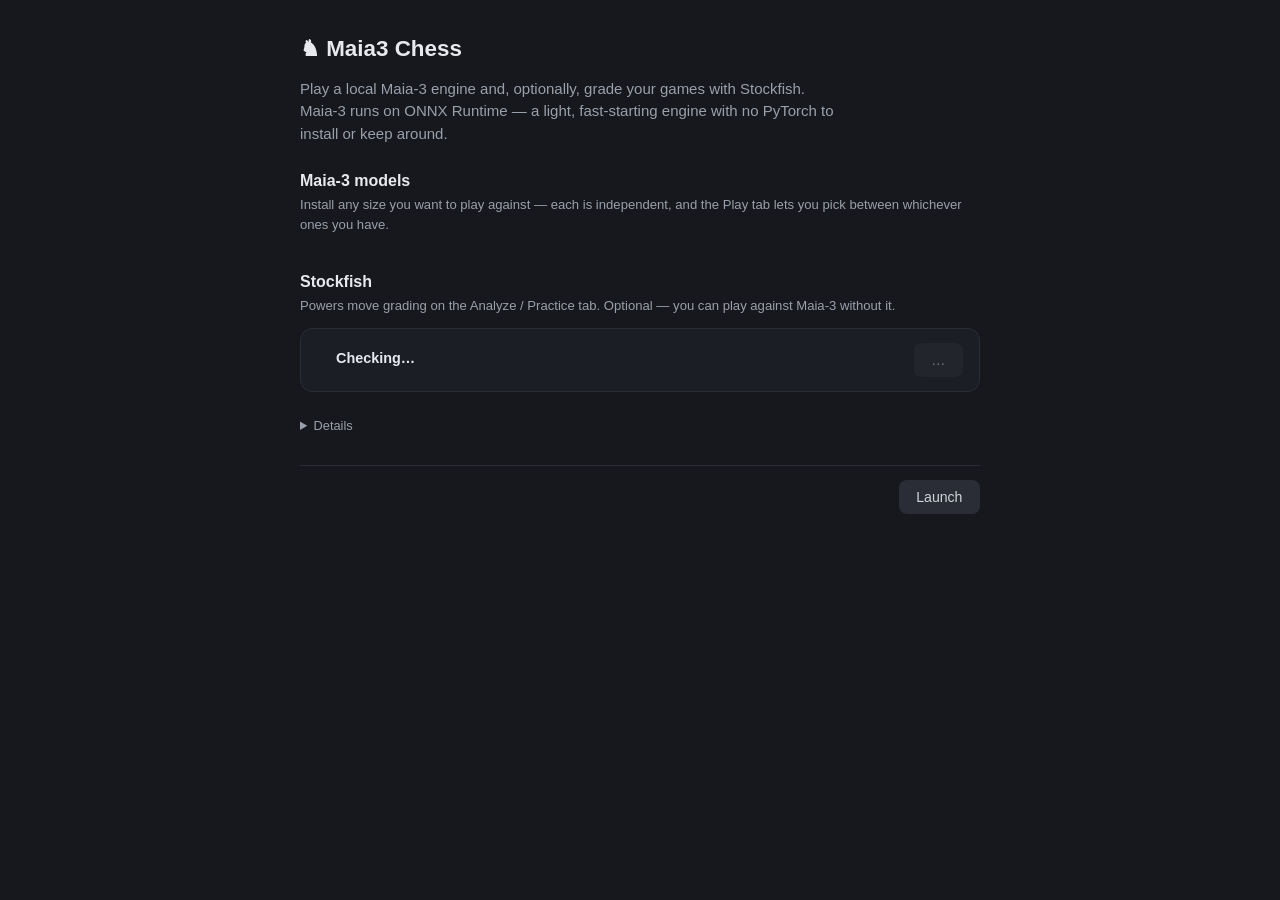
<file: src/index.html>
<!doctype html>
<html lang="en">
<head>
<meta charset="utf-8" />
<title>Maia3 Chess</title>
<style>
  :root { color-scheme: dark; }
  body {
    margin: 0; min-height: 100vh; display: flex; flex-direction: column;
    align-items: center; gap: 1.5rem;
    background: #16181d; color: #e7e9ee;
    font: 15px/1.5 -apple-system, "Segoe UI", Inter, Helvetica, Arial, sans-serif;
    padding: 2rem; box-sizing: border-box;
  }
  .page { width: min(680px, 100%); display: flex; flex-direction: column; gap: 1.5rem; }
  .titleRow { display: flex; align-items: center; gap: 10px; margin-bottom: -0.75rem; }
  .titleRow h1 { font-size: 1.4rem; margin: 0; }
  p.sub { color: #9aa0ab; margin: 0; max-width: 34rem; }
  section h2 { font-size: 1rem; margin: 0 0 2px; }
  section p.desc { font-size: 0.82rem; color: #9aa0ab; margin: 0 0 12px; }

  .modelGrid { display: grid; grid-template-columns: repeat(auto-fit, minmax(180px, 1fr)); gap: 12px; }
  .card {
    background: #1b1e24; border: 1px solid #2a2d35; border-radius: 12px;
    padding: 14px 16px;
  }
  .modelCard { display: flex; flex-direction: column; }
  .modelCard .head { display: flex; justify-content: space-between; align-items: flex-start; gap: 8px; }
  .modelCard .name { font-weight: 600; font-size: 0.95rem; margin: 0; }
  .modelCard .kind { font-size: 0.78rem; color: #9aa0ab; margin: 2px 0 0; }
  .badge { font-size: 0.7rem; padding: 2px 8px; border-radius: 6px; white-space: nowrap; }
  .badge.ready { background: #163a2a; color: #59d18a; }
  .modelCard .meta { font-size: 0.76rem; color: #6c7280; margin: 10px 0 12px; }
  .modelCard .useForPlay {
    display: none; align-items: center; gap: 6px; font-size: 0.78rem; color: #9aa0ab;
    margin: 0 0 10px; cursor: pointer;
  }
  .modelCard .useForPlay input { accent-color: #3b6ef2; margin: 0; }
  .modelCard button { margin-top: auto; }

  .stockfishCard { display: flex; justify-content: space-between; align-items: center; gap: 12px; flex-wrap: wrap; }
  .stockfishCard .info { display: flex; align-items: center; gap: 10px; }
  .stockfishCard .dot { width: 9px; height: 9px; border-radius: 50%; flex: none; }
  .stockfishCard .dot.ready { background: #59d18a; }
  .stockfishCard .dot.notready { background: #6c7280; }
  .stockfishCard .name { font-weight: 600; font-size: 0.9rem; margin: 0; }
  .stockfishCard .meta { font-size: 0.78rem; color: #9aa0ab; margin: 2px 0 0; }

  button {
    background: #3b6ef2; color: white; border: none; border-radius: 8px;
    padding: 0.55rem 1.1rem; font-size: 0.88rem; cursor: pointer;
    display: inline-flex; align-items: center; justify-content: center; gap: 6px;
  }
  button:disabled { opacity: 0.5; cursor: default; }
  button.secondary { background: #2a2d35; color: #cfd3da; }
  button.danger { background: #2a2d35; color: #f0a0a0; }
  button.danger:hover:not(:disabled) { background: #3a2828; }
  button.ghost { background: none; color: #9aa0ab; padding: 0.4rem 0.6rem; font-size: 0.8rem; }

  .footer {
    border-top: 1px solid #2a2d35; padding-top: 14px;
    display: flex; justify-content: space-between; align-items: center; flex-wrap: wrap; gap: 10px;
  }
  .footer .diskUsage { font-size: 0.78rem; color: #6c7280; }
  .footer .actions { display: flex; gap: 10px; }

  pre#log {
    width: 100%; box-sizing: border-box; height: 200px; overflow-y: auto;
    background: #0e0f13; border: 1px solid #2a2d35; border-radius: 8px;
    padding: 0.75rem; font-size: 0.78rem; color: #9aa0ab; white-space: pre-wrap; margin: 0;
  }
  #tasks { display: flex; flex-direction: column; gap: 10px; }
  #tasks:empty { display: none; }
  .task { background: #1b1e24; border: 1px solid #2a2d35; border-radius: 12px; padding: 12px 14px; }
  .taskHead { display: flex; justify-content: space-between; align-items: baseline; gap: 12px; }
  .taskTitle { font-size: 0.85rem; font-weight: 600; }
  .taskPct { font-size: 0.85rem; font-variant-numeric: tabular-nums; color: #cfd3da; }
  .taskStep { font-size: 0.8rem; color: #9aa0ab; margin: 2px 0 8px; display: flex;
    justify-content: space-between; gap: 12px; }
  .taskStep .detail { color: #6c7280; white-space: nowrap; font-variant-numeric: tabular-nums; }
  .bar { position: relative; height: 8px; background: #0e0f13; border-radius: 99px; overflow: hidden; }
  .bar .fill { position: absolute; inset: 0 auto 0 0; width: 0; background: #3b6ef2;
    border-radius: 99px; transition: width .25s ease; }
  /* Animated stripes = "this step is working but can't report a number". */
  .bar .active {
    position: absolute; top: 0; bottom: 0; left: 0; width: 0;
    background: repeating-linear-gradient(-45deg, #2c4a9a 0 8px, #3b6ef2 8px 16px);
    background-size: 22.6px 22.6px; animation: barslide 0.8s linear infinite;
    transition: left .25s ease, width .25s ease; opacity: .75;
  }
  .task.done .bar .fill { background: #59d18a; }
  .task.failed .bar .fill { background: #e5534b; }
  .task.done .bar .active, .task.failed .bar .active { display: none; }
  @keyframes barslide { to { background-position: 22.6px 0; } }
  .steps { list-style: none; margin: 10px 0 0; padding: 0; font-size: 0.78rem; color: #6c7280; }
  .steps li { display: flex; gap: 8px; align-items: center; padding: 1px 0; }
  .steps li .mark { width: 1em; text-align: center; flex: none; }
  .steps li.done { color: #59d18a; }
  .steps li.running { color: #e7e9ee; }
  .steps li.failed { color: #e5534b; }
  .spin { display: inline-block; width: .8em; height: .8em; border: 2px solid #3b6ef2;
    border-right-color: transparent; border-radius: 50%; animation: spin .8s linear infinite; }
  @keyframes spin { to { transform: rotate(360deg); } }
  .taskNote { font-size: 0.76rem; color: #6c7280; margin-top: 8px; }
  .taskError { font-size: 0.78rem; color: #e5534b; margin-top: 8px; white-space: pre-wrap; }
  details.logWrap summary { cursor: pointer; font-size: 0.8rem; color: #9aa0ab; margin-bottom: 6px; }
</style>
</head>
<body>
<div class="page">
  <div class="titleRow">
    <h1>♞ Maia3 Chess</h1>
  </div>
  <p class="sub">
    Play a local Maia-3 engine and, optionally, grade your games with Stockfish.
    Maia-3 runs on ONNX Runtime — a light, fast-starting engine with no
    PyTorch to install or keep around.
  </p>

  <section>
    <h2>Maia-3 models</h2>
    <p class="desc">Install any size you want to play against — each is independent, and the Play tab lets you pick between whichever ones you have.</p>
    <div class="modelGrid" id="modelGrid"></div>
  </section>

  <section>
    <h2>Stockfish</h2>
    <p class="desc">Powers move grading on the Analyze / Practice tab. Optional — you can play against Maia-3 without it.</p>
    <div class="card stockfishCard" id="stockfishCard">
      <div class="info">
        <span class="dot" id="stockfishDot"></span>
        <div>
          <p class="name" id="stockfishName">Checking…</p>
          <p class="meta" id="stockfishMeta"></p>
        </div>
      </div>
      <button id="stockfishBtn" class="secondary" disabled>…</button>
    </div>
  </section>

  <div id="tasks" aria-live="polite"></div>

  <details class="logWrap">
    <summary>Details</summary>
    <pre id="log"></pre>
  </details>

  <div class="footer">
    <span class="diskUsage" id="diskUsage"></span>
    <div class="actions">
      <button id="launchBtn" class="secondary">Launch</button>
    </div>
  </div>
</div>

<script>
  const { invoke } = window.__TAURI__.core;
  const { listen } = window.__TAURI__.event;

  const MODELS = [
    { id: "maia3-5m", name: "5M", kind: "Fast, CPU-friendly", approxSize: "~90 MB" },
    { id: "maia3-23m", name: "23M", kind: "More accurate", approxSize: "~340 MB" },
    { id: "maia3-79m", name: "79M", kind: "Most accurate, slower", approxSize: "~1.1 GB" },
  ];

  const modelGrid = document.getElementById("modelGrid");
  const logEl = document.getElementById("log");
  const launchBtn = document.getElementById("launchBtn");
  const diskUsageEl = document.getElementById("diskUsage");
  const sf = {
    card: document.getElementById("stockfishCard"),
    dot: document.getElementById("stockfishDot"),
    name: document.getElementById("stockfishName"),
    meta: document.getElementById("stockfishMeta"),
    btn: document.getElementById("stockfishBtn"),
  };

  function fmtBytes(n) {
    if (!n) return "";
    if (n < 1024 * 1024) return `${Math.round(n / 1024)} KB`;
    if (n < 1024 * 1024 * 1024) return `${(n / (1024 * 1024)).toFixed(0)} MB`;
    return `${(n / (1024 * 1024 * 1024)).toFixed(2)} GB`;
  }

  function log(line) {
    logEl.textContent += line + "\n";
    logEl.scrollTop = logEl.scrollHeight;
  }
  listen("setup-log", (e) => log(e.payload));

  // Only one install/remove runs at a time; every button disables while any of them is busy.
  let busy = false;
  const modelCards = {};

  for (const model of MODELS) {
    const card = document.createElement("div");
    card.className = "card modelCard";
    card.innerHTML = `
      <div class="head">
        <div>
          <p class="name">${model.name}</p>
          <p class="kind">${model.kind}</p>
        </div>
        <span class="badge ready" style="display:none;">Installed</span>
      </div>
      <p class="meta"></p>
      <label class="useForPlay" style="display:none;">
        <input type="radio" name="activeModel" value="${model.id}">
        Use for play
      </label>
      <button></button>`;
    modelGrid.appendChild(card);
    modelCards[model.id] = {
      root: card,
      badge: card.querySelector(".badge"),
      meta: card.querySelector(".meta"),
      btn: card.querySelector("button"),
      useLabel: card.querySelector(".useForPlay"),
      useRadio: card.querySelector("input"),
    };
    modelCards[model.id].useRadio.addEventListener("change", () => setActiveModel(model.id));
  }

  // Wrapped since localStorage can throw (privacy mode, disabled storage); shouldn't take the screen down.
  const activeModelStore = {
    get() { try { return localStorage.getItem("maia3.activeModel"); } catch { return null; } },
    set(v) { try { localStorage.setItem("maia3.activeModel", v); } catch {} },
    clear() { try { localStorage.removeItem("maia3.activeModel"); } catch {} },
  };

  // Falls back to an installed model so this screen and the Play tab can't disagree about what's active.
  function resolveActiveModel(readyIds) {
    const stored = activeModelStore.get();
    const active = (stored && readyIds.includes(stored)) ? stored : (readyIds[0] || null);
    if (active) activeModelStore.set(active);
    else activeModelStore.clear();
    return active;
  }

  function setActiveModel(id) {
    activeModelStore.set(id);
    refreshStatus();
  }

  function renderModels(status) {
    const active = resolveActiveModel(status.onnxModelsReady);
    for (const model of MODELS) {
      const ui = modelCards[model.id];
      const ready = status.onnxModelsReady.includes(model.id);
      const bytes = status.onnxModelBytes[model.id];
      ui.badge.style.display = ready ? "" : "none";
      ui.meta.textContent = ready
        ? `${fmtBytes(bytes)} on disk`
        : `Not installed · ${model.approxSize}`;
      ui.btn.className = ready ? "danger" : "";
      ui.btn.innerHTML = ready ? "Remove" : "Install";
      ui.btn.disabled = busy;
      ui.btn.onclick = () => (ready ? removeModel(model) : installModel(model));
      ui.useLabel.style.display = ready ? "flex" : "none";
      ui.useRadio.checked = ready && model.id === active;
      ui.useRadio.disabled = busy;
    }
  }

  function renderStockfish(status) {
    sf.dot.className = "dot " + (status.stockfishReady ? "ready" : "notready");
    if (status.stockfishReady) {
      sf.name.textContent = "Installed";
      sf.meta.textContent = status.stockfishIsDownloaded
        ? `${fmtBytes(status.stockfishBytes)} on disk`
        : `Found on this system (${status.stockfishPath})`;
    } else if (status.flatpak) {
      sf.name.textContent = "Not installed";
      sf.meta.textContent = "Not visible inside this Flatpak sandbox — Install downloads a copy the app can use.";
    } else {
      sf.name.textContent = "Not installed";
      sf.meta.textContent = "Not found on PATH or in the usual install locations.";
    }
    if (status.stockfishReady && status.stockfishIsDownloaded) {
      sf.btn.className = "danger";
      sf.btn.textContent = "Remove";
      sf.btn.onclick = removeStockfish;
    } else if (status.stockfishReady) {
      // A system Stockfish is in use; nothing of ours to remove.
      sf.btn.className = "secondary";
      sf.btn.textContent = "In use";
      sf.btn.onclick = null;
    } else {
      sf.btn.className = "";
      sf.btn.textContent = "Install";
      sf.btn.onclick = installStockfish;
    }
    sf.btn.disabled = busy || (status.stockfishReady && !status.stockfishIsDownloaded);
  }

  function renderDiskUsage(status) {
    const total = Object.values(status.onnxModelBytes).reduce((a, b) => a + b, 0)
      + (status.stockfishIsDownloaded ? status.stockfishBytes || 0 : 0);
    diskUsageEl.textContent = total ? `${fmtBytes(total)} used on disk` : "";
  }

  async function refreshStatus() {
    try {
      const status = await invoke("setup_status");
      renderModels(status);
      renderStockfish(status);
      renderDiskUsage(status);
    } catch (err) {
      log("!! Could not read setup status: " + err);
    }
  }

  // Skip straight to the app once a model is ready; the gear icon's ?manual=1 opts back into this screen.
  async function redirectIfAlreadySetUp() {
    if (new URLSearchParams(location.search).has("manual")) return false;
    try {
      const status = await invoke("setup_status");
      if (status.onnxModelsReady && status.onnxModelsReady.length > 0) {
        window.location.replace("app.html");
        return true;
      }
    } catch (err) {
      // Fall through to showing the setup screen normally.
    }
    return false;
  }

  function setBusy(v) {
    busy = v;
    launchBtn.disabled = v;
    refreshStatus();
  }

  async function installModel(model) {
    setBusy(true);
    log(`==> Installing Maia-3 (${model.id})...`);
    try {
      await invoke("run_onnx_setup", { model: model.id });
      log(`Maia-3 (${model.id}): ready.`);
    } catch (err) {
      log(`!! Maia-3 (${model.id}) setup failed: ${err}`);
    }
    setBusy(false);
  }

  async function removeModel(model) {
    if (!window.confirm(`Remove the ${model.name} model? You can reinstall it any time.`)) return;
    setBusy(true);
    log(`==> Removing Maia-3 (${model.id})...`);
    try {
      await invoke("remove_onnx_model", { model: model.id });
      log(`Maia-3 (${model.id}): removed.`);
    } catch (err) {
      log(`!! Could not remove ${model.id}: ${err}`);
    }
    setBusy(false);
  }

  async function installStockfish() {
    setBusy(true);
    log("==> Installing Stockfish...");
    try {
      await invoke("install_stockfish");
      log("Stockfish: ready.");
    } catch (err) {
      log("!! Stockfish setup failed: " + err);
    }
    setBusy(false);
  }

  async function removeStockfish() {
    if (!window.confirm("Remove the downloaded Stockfish? You can reinstall it any time.")) return;
    setBusy(true);
    log("==> Removing Stockfish...");
    try {
      await invoke("remove_stockfish");
      log("Stockfish: removed.");
    } catch (err) {
      log("!! Could not remove Stockfish: " + err);
    }
    setBusy(false);
  }

  // Steps that can't report a number show striped "working" bars plus a running clock, not a fake percentage.
  const tasksEl = document.getElementById("tasks");
  const TASK_TITLES = { maia: "Maia-3 engine", stockfish: "Stockfish" };
  const taskUI = {};   // task id -> { root, ..., lastIndex, stepStart, startedAt, state }

  function fmtClock(ms) {
    const s = Math.max(0, Math.floor(ms / 1000));
    return `${Math.floor(s / 60)}:${String(s % 60).padStart(2, "0")}`;
  }

  function ensureTaskUI(id) {
    if (taskUI[id]) return taskUI[id];
    const root = document.createElement("div");
    root.className = "task";
    root.innerHTML = `
      <div class="taskHead"><span class="taskTitle"></span><span class="taskPct">0%</span></div>
      <div class="taskStep"><span class="stepLabel"></span><span class="detail"></span></div>
      <div class="bar"><div class="fill"></div><div class="active"></div></div>
      <ul class="steps"></ul>
      <div class="taskNote"></div>
      <div class="taskError" hidden></div>`;
    root.querySelector(".taskTitle").textContent = TASK_TITLES[id] || id;
    tasksEl.appendChild(root);
    const ui = {
      root,
      pct: root.querySelector(".taskPct"),
      stepLabel: root.querySelector(".stepLabel"),
      detail: root.querySelector(".detail"),
      fill: root.querySelector(".fill"),
      active: root.querySelector(".active"),
      steps: root.querySelector(".steps"),
      note: root.querySelector(".taskNote"),
      error: root.querySelector(".taskError"),
      lastIndex: -1, stepStart: Date.now(), startedAt: Date.now(), state: "running",
    };
    taskUI[id] = ui;
    return ui;
  }

  function renderProgress(p) {
    const ui = ensureTaskUI(p.task);
    const total = p.weights.reduce((a, b) => a + b, 0) || 1;
    const before = p.weights.slice(0, p.index).reduce((a, b) => a + b, 0);
    const stepW = (p.weights[p.index] || 0);
    const fillPct = Math.min(100, p.overall);

    if (p.index !== ui.lastIndex) { ui.lastIndex = p.index; ui.stepStart = Date.now(); }
    ui.state = p.state;
    ui.root.classList.toggle("done", p.state === "done");
    ui.root.classList.toggle("failed", p.state === "failed");

    ui.fill.style.width = fillPct + "%";
    const activeEnd = ((before + stepW) / total) * 100;
    ui.active.style.left = fillPct + "%";
    ui.active.style.width = p.state === "running" ? Math.max(0, activeEnd - fillPct) + "%" : "0";

    ui.pct.textContent = Math.floor(fillPct) + "%";
    ui.detail.textContent = p.detail && p.state !== "failed" ? p.detail : "";

    if (p.state === "done") {
      ui.stepLabel.textContent = "Done";
    } else if (p.state === "failed") {
      ui.stepLabel.textContent = `Failed at step ${p.index + 1} of ${p.steps.length}: ${p.steps[p.index] || ""}`;
    } else {
      ui.stepLabel.textContent = `Step ${p.index + 1} of ${p.steps.length}: ${p.steps[p.index]}`;
    }

    ui.steps.innerHTML = "";
    p.steps.forEach((label, i) => {
      const li = document.createElement("li");
      let cls = "pending", mark = "○";
      if (p.state === "done" || i < p.index) { cls = "done"; mark = "✓"; }
      else if (i === p.index) {
        if (p.state === "failed") { cls = "failed"; mark = "✕"; }
        else { cls = "running"; mark = '<span class="spin"></span>'; }
      }
      li.className = cls;
      li.innerHTML = `<span class="mark">${mark}</span><span></span>`;
      li.lastChild.textContent = label;
      ui.steps.appendChild(li);
    });

    if (p.state === "failed" && p.detail) {
      ui.error.hidden = false;
      ui.error.textContent = p.detail;
    } else {
      ui.error.hidden = true;
    }
    updateClocks();
  }

  function updateClocks() {
    const now = Date.now();
    for (const ui of Object.values(taskUI)) {
      if (ui.state === "running") {
        ui.note.textContent =
          `Working… ${fmtClock(now - ui.stepStart)} on this step · ${fmtClock(now - ui.startedAt)} total. ` +
          `Large downloads can sit at one step for a few minutes.`;
      } else if (ui.state === "done") {
        ui.note.textContent = `Finished in ${fmtClock(ui.finishedAfter ?? (now - ui.startedAt))}.`;
        ui.finishedAfter = ui.finishedAfter ?? (now - ui.startedAt);
      } else {
        ui.note.textContent = "";
      }
    }
  }
  setInterval(updateClocks, 1000);
  listen("setup-progress", (e) => renderProgress(e.payload));

  launchBtn.addEventListener("click", () => {
    // Same bundled frontend, so there's no server to start; just navigate.
    window.location.replace("app.html");
  });

  redirectIfAlreadySetUp().then((redirected) => { if (!redirected) refreshStatus(); });
</script>
</body>
</html>
</file>
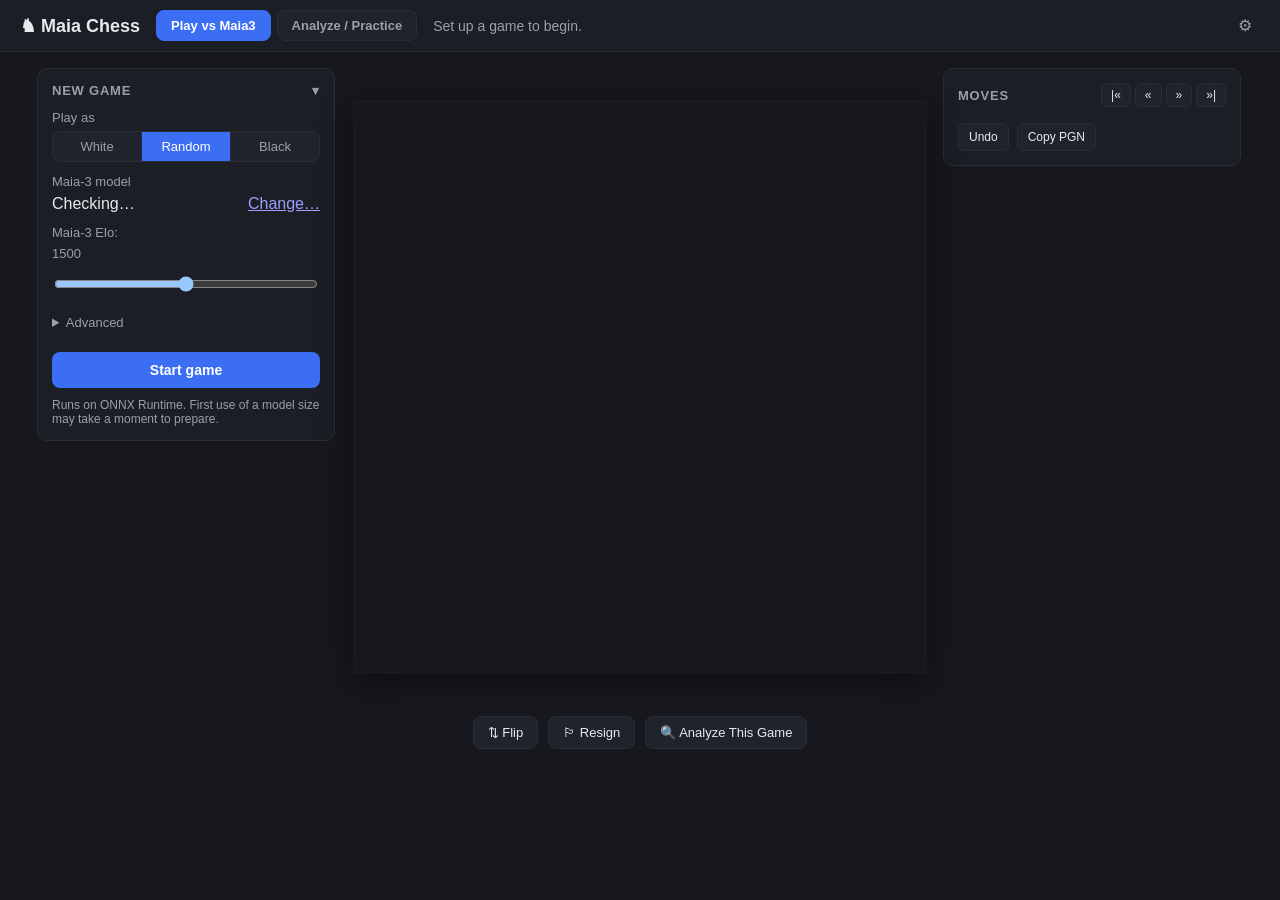
<file: src/app.html>
<!doctype html>
<html lang="en">
<head>
  <meta charset="UTF-8" />
  <meta name="viewport" content="width=device-width, initial-scale=1.0" />
  <title>Maia Chess</title>
  <link rel="stylesheet" href="style.css" />
</head>
<body>
  <div id="app">
    <header id="topbar">
      <h1>♞ Maia Chess</h1>
      <div class="tabBar">
        <button class="tabBtn active" id="tabBtnPlay" data-tab="play">Play vs Maia3</button>
        <button class="tabBtn" id="tabBtnAnalyze" data-tab="analyze">Analyze / Practice</button>
      </div>
      <div id="status-line">Set up a game to begin.</div>
      <a href="index.html?manual=1" id="setup-link" title="Setup / engine status">⚙</a>
    </header>

    <main>
    <!-- Play tab -->
    <div class="tabPanel active" id="playTab">
      <section id="board-wrap" class="boardCol">
        <div class="materialBar" id="materialTop"></div>
        <div id="board" aria-label="chess board"></div>
        <div class="materialBar" id="materialBottom"></div>
        <div id="promo-picker" class="hidden">
          <div class="promo-inner">
            <button data-piece="q" class="promo-btn"><img class="promo-img" alt="queen" /></button>
            <button data-piece="r" class="promo-btn"><img class="promo-img" alt="rook" /></button>
            <button data-piece="b" class="promo-btn"><img class="promo-img" alt="bishop" /></button>
            <button data-piece="n" class="promo-btn"><img class="promo-img" alt="knight" /></button>
          </div>
        </div>
        <div id="board-controls">
          <button id="flip-btn" title="Flip board (F)">⇅ Flip</button>
          <button id="resign-btn" title="Resign">🏳 Resign</button>
          <button id="analyze-this-btn" title="Send this game to the Analyze tab">🔍 Analyze This Game</button>
        </div>
        <div class="historyNotice" id="history-notice">
          <span>Viewing a past position — moves are disabled.</span>
          <button class="small" id="go-live-btn">Back to current</button>
        </div>
      </section>

      <aside id="sidebarLeft" class="sideCol sideLeft">
        <div class="panel collapsible" id="setup-panel">
          <h2><span>New game</span><span id="setup-summary"></span></h2>

          <div class="field">
            <span class="fieldLabel">Play as</span>
            <div class="segmented" id="side-select" role="radiogroup" aria-label="Play as">
              <button type="button" role="radio" data-value="white" aria-checked="false">White</button>
              <button type="button" role="radio" data-value="random" aria-checked="true" class="active">Random</button>
              <button type="button" role="radio" data-value="black" aria-checked="false">Black</button>
            </div>
          </div>

          <div class="field">
            <span class="fieldLabel">Maia-3 model</span>
            <div class="inlineRow" style="justify-content:space-between; align-items:center;">
              <span id="active-model-name">Checking…</span>
              <a href="index.html?manual=1" class="small">Change…</a>
            </div>
            <p class="hint" id="no-model-hint" style="display:none; margin-top:6px;">
              No Maia-3 model is installed. <a href="index.html?manual=1">Install one on the Setup screen</a> to play.
            </p>
          </div>

          <div class="field" id="elo-field">
            <label>Maia-3 Elo: <span id="elo-value">1500</span>
              <input type="range" id="elo-slider" min="500" max="2500" step="50" value="1500" />
            </label>
            <p class="hint" id="elo-live-hint" style="display:none; margin-top:6px;">Changes apply immediately, mid-game.</p>
          </div>

          <details id="advanced-settings">
            <summary id="advanced-summary">Advanced</summary>

            <label>Randomness (Temperature): <span id="temperature-value">1.0</span>
              <input type="range" id="temperature-slider" min="0" max="1.5" step="0.05" value="1.0" />
            </label>
            <p class="hint" style="margin-top:-6px;">0 = always the single best-predicted move. Higher = more human-like variation between games.</p>

            <label>Top-P: <span id="top-p-value">1.0</span>
              <input type="range" id="top-p-slider" min="0.1" max="1" step="0.05" value="1.0" />
            </label>
            <p class="hint" style="margin-top:-6px;">Caps sampling to the top slice of likely moves. 1.0 = no cap.</p>

            <label>Start FEN
              <div class="inlineRow">
                <input type="text" id="start-fen-input" placeholder="Leave blank for the standard start position" style="flex:1; min-width:0; font-size:13px; padding:6px 8px; background:var(--panel-bg-2); color:var(--text); border:1px solid var(--border); border-radius:6px;">
                <button class="small" id="clear-fen-btn" type="button">Standard</button>
              </div>
            </label>
            <div id="fen-error" style="display:none; color:#ff8a8a; font-size:12px; margin:-8px 0 8px;"></div>
            <div class="btnRow" style="margin-bottom:10px;">
              <button class="small" id="open-setup-btn" type="button" style="width:100%;">Set Up Position on Board…</button>
            </div>
          </details>

          <button id="start-btn" class="primary" title="Shortcut: N">Start game</button>
          <p class="hint">Runs on ONNX Runtime. First use of a model size may take a moment to prepare.</p>
        </div>
      </aside>

      <aside id="sidebar" class="sideCol">
        <div class="panel" id="moves-panel">
          <div class="inlineRow" style="justify-content:space-between; margin-bottom:6px;">
            <h2 style="margin:0;">Moves</h2>
            <div class="navBtns">
              <button class="navBtn" id="nav-start" title="First move (Home)">|&laquo;</button>
              <button class="navBtn" id="nav-prev" title="Previous move (←)">&laquo;</button>
              <button class="navBtn" id="nav-next" title="Next move (→)">&raquo;</button>
              <button class="navBtn" id="nav-end" title="Current position (End)">&raquo;|</button>
            </div>
          </div>
          <div id="moves-meta"></div>
          <ol id="move-list"></ol>
          <div class="btnRow" style="margin-top:10px;">
            <button class="small" id="undo-btn" title="Undo (U)">Undo</button>
            <button class="small" id="copy-pgn-btn">Copy PGN</button>
          </div>
        </div>
      </aside>
    </div>

    <!-- Analyze tab -->
    <div class="tabPanel" id="analyzeTab">
      <section id="analyze-board-wrap" class="boardCol">
        <div class="materialBar" id="aMaterialTop"></div>
        <div id="analyzeBoard" aria-label="analysis board"></div>
        <div class="materialBar" id="aMaterialBottom"></div>
        <div id="analyzePromo" class="hidden">
          <div class="promo-inner">
            <button data-piece="q" class="promo-btn"><img class="promo-img" alt="queen" /></button>
            <button data-piece="r" class="promo-btn"><img class="promo-img" alt="rook" /></button>
            <button data-piece="b" class="promo-btn"><img class="promo-img" alt="bishop" /></button>
            <button data-piece="n" class="promo-btn"><img class="promo-img" alt="knight" /></button>
          </div>
        </div>
        <div class="btnRow" style="justify-content:center;">
          <button class="small" id="aFlipBtn" title="Flip board (F)">⇅ Flip</button>
          <label class="arrowToggle" title="Blue: engine's best move. Red: the move that was played, when it wasn't good. Right-click and drag on the board to draw your own arrows.">
            <input type="checkbox" id="aArrowToggle" checked> Arrows
          </label>
        </div>
        <div id="variationBar" style="display:none;">
          <div class="variationHead">
            <span id="variationTitle"></span>
            <button class="small" id="variationExitBtn" title="Return to the game position (Esc)">Back to game</button>
          </div>
          <div id="variationLine" class="lineMoves"></div>
        </div>
        <div class="panel" id="evalGraphBox" style="display:none;">
          <div id="evalGraphWrap"><svg id="evalGraph"></svg></div>
          <div id="evalInfo"></div>
          <div id="evalLine" class="lineMoves"></div>
          <div id="evalLegend"></div>
        </div>
      </section>

      <aside id="analyzeLeft" class="sideCol">

        <div class="panel collapsible" id="loadPanel">
          <h2>Load a game</h2>
          <div class="subRow">
            <textarea id="pgnInput" rows="4" placeholder="Paste a PGN, or a plain movetext string like &#10;1. e4 e5 2. Nf3 Nc6 ..."></textarea>
          </div>
          <div class="btnRow">
            <button id="loadGameBtn" class="primary" style="flex:1;">Load Game</button>
          </div>
          <div id="loadError" style="color:#ff8a8a; font-size:12.5px; margin-top:6px;"></div>
        </div>

        <div class="panel collapsible" id="analyzeControlsPanel">
          <h2>Analyze</h2>
          <div class="subRow">
            <label for="analyzeSideSelect">Grade whose moves</label>
            <select id="analyzeSideSelect">
              <option value="both" selected>Both sides</option>
              <option value="white">White only</option>
              <option value="black">Black only</option>
            </select>
          </div>
          <div class="subRow">
            <label for="analyzeDepthSelect">Depth</label>
            <select id="analyzeDepthSelect">
              <option value="10">10 — fast</option>
              <option value="14" selected>14 — balanced</option>
              <option value="18">18 — thorough</option>
            </select>
          </div>
          <button id="analyzeGameBtn" class="primary" disabled>Analyze Game</button>
          <div id="analyzeStatus" class="hint" style="margin-top:8px;"></div>
        </div>

        <div class="panel listCollapsed" id="flaggedPanel" style="display:none;">
          <h2 id="flaggedHeading"><span>Flagged moves <span id="flaggedCount" class="hint"></span></span></h2>
          <div id="flaggedList"></div>
          <div class="inlineRow" id="practiceSideRow" style="display:none; margin-top:10px;">
            <label for="practiceSideSelect" style="font-size:12.5px; color:var(--muted);">Practice side</label>
            <select id="practiceSideSelect">
              <option value="both">Both</option>
              <option value="white">White's mistakes</option>
              <option value="black">Black's mistakes</option>
            </select>
          </div>
          <button id="practiceBtn" class="primary" style="display:none; margin-top:8px;">Practice My Mistakes →</button>
        </div>

        <div class="panel" id="puzzlePanelV2">
          <h2>Practice</h2>
          <div id="puzzleProgressV2"></div>
          <div id="puzzlePromptV2"></div>
          <div id="puzzleFeedbackV2"></div>
          <div class="btnRow" id="puzzleActiveActions">
            <button class="small" id="puzzleBackBtn" style="display:none;">↩ Back to my puzzle</button>
            <button class="small" id="puzzleRevealBtn">Reveal Answer</button>
            <button class="small" id="puzzleNextBtn" style="display:none;">Next puzzle →</button>
            <button class="small" id="puzzleExitBtn">Exit Practice</button>
          </div>
          <div class="btnRow" id="puzzleDoneActions" style="display:none;">
            <button class="small" id="puzzleRestartBtn">Practice Again</button>
            <button class="small" id="puzzleExitBtn2">Back to Review</button>
          </div>
        </div>

        <div class="panel" id="moveListPanel" style="display:none;">
          <div class="inlineRow" style="justify-content:space-between;">
            <h2 style="margin:0;">Moves</h2>
            <div class="navBtns">
              <button class="navBtn" id="aNavStart" title="First move (Home)">|&laquo;</button>
              <button class="navBtn" id="aNavPrev" title="Previous move (←)">&laquo;</button>
              <button class="navBtn" id="aNavNext" title="Next move (→)">&raquo;</button>
              <button class="navBtn" id="aNavEnd" title="Current / end position (End)">&raquo;|</button>
            </div>
          </div>
          <div id="analyzeMoveList"></div>
        </div>
      </aside>

      <aside id="analyzeSidebar" class="sideCol sideLeft">

        <div class="panel" id="enginePanel">
          <div class="engHead">
            <label class="engSwitch" title="Stockfish evaluates the position on the board. Move pieces to try your own lines."><input type="checkbox" id="engEnable"> Engine</label>
            <div class="engOpts">
              <select id="engLines" title="Lines shown">
                <option value="1">1 line</option>
                <option value="2">2 lines</option>
                <option value="3" selected>3 lines</option>
              </select>
            </div>
          </div>
          <div id="engNote" class="hint"></div>
          <div id="engBody" style="display:none;">
            <div class="engSummary">
              <span id="engScore" class="engChip engScore">0.00</span>
              <div class="engBar"><i id="engBarFill"></i></div>
              <span id="engStatus" class="engStatus"></span>
            </div>
            <div id="engList"></div>
            <label class="arrowToggle engFoot"><input type="checkbox" id="engArrows" checked> Arrows for each line on board</label>
          </div>
        </div>

        <div class="panel" id="humanPanel" style="display:none;">
          <h2>Human insights</h2>
          <div class="inlineRow" style="justify-content:space-between;">
            <label class="arrowToggle"><input type="checkbox" id="hiEnable"> Enable</label>
            <select id="hiRating" title="Rating of the player Maia imitates"></select>
          </div>
          <div id="hiStatus" class="hint"></div>
          <div id="hiBody" style="display:none;">
            <div id="hiSummary"></div>
            <div id="hiMeter"></div>
            <div id="hiMeterLegend"></div>
            <div id="hiMoves"></div>
            <details id="hiChartBox">
              <summary class="hiTitle">Moves by rating</summary>
              <svg id="hiChart" viewBox="0 0 320 150"></svg>
              <div id="hiChartLegend"></div>
            </details>
            <label class="arrowToggle" style="margin-top:8px;"><input type="checkbox" id="hiArrows" checked> <i class="hiSwatch"></i> Two likeliest human moves on board</label>
          </div>

          <h3 class="hiTitle">Rating estimate</h3>
          <button class="small" id="hiEstimateBtn">Estimate from this game</button>
          <div id="hiEstimateStatus" class="hint"></div>
          <div id="hiEstimate" style="display:none;">
            <div id="hiEstimateCards"></div>
            <svg id="hiEstimateChart" viewBox="0 0 320 130"></svg>
            <div id="hiEstimateLegend"></div>
          </div>
        </div>
      </aside>
    </div>
    </main>
  </div>

  <!-- Position editor overlay -->
  <div id="setup-overlay">
    <div class="setupCard">
      <h2>Set Up Position</h2>
      <div class="tray" id="trayWhite"></div>
      <div id="editor-board"></div>
      <div class="tray" id="trayBlack"></div>
      <div class="subRow" style="margin-top:6px;">
        <label for="editorTurnSelect">Side to move</label>
        <select id="editorTurnSelect">
          <option value="w">White</option>
          <option value="b">Black</option>
        </select>
      </div>
      <div class="castleRow">
        <label><input type="checkbox" id="castleWK" checked> White O-O</label>
        <label><input type="checkbox" id="castleWQ" checked> White O-O-O</label>
        <label><input type="checkbox" id="castleBK" checked> Black O-O</label>
        <label><input type="checkbox" id="castleBQ" checked> Black O-O-O</label>
      </div>
      <div id="fenPreview"></div>
      <div id="editorError"></div>
      <p class="hint" style="margin:0 0 10px;">
        Drag pieces from the trays onto the board, drag a board piece to move
        it, or drag it off the board to remove it. Click a board piece to
        remove it too.
      </p>
      <div class="btnRow">
        <button class="small" id="editorStandardBtn" type="button">Standard Position</button>
        <button class="small" id="editorClearBtn" type="button">Clear Board</button>
      </div>
      <div class="btnRow" style="margin-top:12px;">
        <button id="editorApplyBtn" type="button">Use This Position</button>
        <button class="small" id="editorCancelBtn" type="button">Cancel</button>
      </div>
    </div>
  </div>

  <script src="main.js"></script>
</body>
</html>
</file>
<file: src/style.css>
:root {
  color-scheme: dark;
  --light-square: #f0d9b5;
  --dark-square: #b58863;
  --highlight: rgba(155, 199, 0, 0.55);
  --last-move: rgba(255, 214, 51, 0.5);
  --check: rgba(220, 50, 47, 0.65);
  --bg: #16181d;
  --panel-bg: #1b1e24;
  --panel-bg-2: #20232b;
  --text: #e7e9ee;
  --muted: #9aa0ab;
  --accent: #3b6ef2;
  --accent-hover: #5a86f5;
  --border: #2a2d35;
  --side-w: 300px;
  --cell: max(36px, min(9vh, 74px, calc((100vw - 2 * var(--side-w) - 110px) / 8))); /* 110px = padding + gaps + slack */
}

* { box-sizing: border-box; }

html, body {
  margin: 0;
  height: 100%;
  background: var(--bg);
  color: var(--text);
  font-family: -apple-system, "Segoe UI", Inter, Helvetica, Arial, sans-serif;
}

#app {
  display: flex;
  flex-direction: column;
  height: 100vh;
}

#topbar {
  display: flex;
  align-items: center;
  gap: 16px;
  padding: 10px 20px;
  background: var(--panel-bg);
  border-bottom: 1px solid var(--border);
  flex-shrink: 0;
}

#topbar h1 {
  font-size: 18px;
  margin: 0;
  font-weight: 600;
}

#status-line {
  color: var(--muted);
  font-size: 14px;
}

#setup-link {
  margin-left: auto;
  color: var(--muted);
  text-decoration: none;
  font-size: 16px;
  padding: 4px 8px;
  border-radius: 6px;
}
#setup-link:hover {
  color: #e7e9ee;
  background: var(--border);
}

main {
  flex: 1;
  display: flex;
  gap: 16px;
  padding: 16px;
  overflow: auto;
  align-items: flex-start;
  justify-content: center;
}

#board-wrap { position: relative; }

#board, #analyzeBoard, #editor-board {
  position: relative;
  touch-action: none;
  -webkit-user-select: none;
  user-select: none;
}

#board, #analyzeBoard {
  display: grid;
  grid-template-columns: repeat(8, var(--cell));
  grid-template-rows: repeat(8, var(--cell));
  border: 2px solid #1a1a1a;
  box-shadow: 0 8px 30px rgba(0,0,0,0.45);
  user-select: none;
}

.square {
  position: relative;
  display: flex;
  align-items: center;
  justify-content: center;
  font-size: min(6.5vh, 52px);
  cursor: pointer;
}

.square.light { background: var(--light-square); }
.square.dark { background: var(--dark-square); }

.square.selected::after {
  content: "";
  position: absolute;
  inset: 0;
  background: var(--highlight);
}

.square.last-move::after {
  content: "";
  position: absolute;
  inset: 0;
  background: var(--last-move);
}

.square.in-check::after {
  content: "";
  position: absolute;
  inset: 0;
  background: radial-gradient(circle, var(--check) 0%, transparent 75%);
}

.square .piece {
  position: relative;
  z-index: 2;
  width: 82%;
  height: 82%;
  object-fit: contain;
  pointer-events: none;
  filter: drop-shadow(0 1px 1px rgba(0,0,0,0.4));
  transition: transform 60ms ease;
}
.square.dragging .piece { opacity: 0.35; }

.moveBadge {
  position: absolute;
  bottom: -4px;
  right: -4px;
  z-index: 3;
  width: 20px;
  height: 20px;
  border-radius: 50%;
  filter: drop-shadow(0 1px 2px rgba(0,0,0,0.6));
  pointer-events: none;
}

.move-dot::before {
  content: "";
  position: absolute;
  width: 28%;
  height: 28%;
  border-radius: 50%;
  background: rgba(20, 20, 20, 0.35);
  z-index: 1;
}
.move-dot.capture::before {
  width: 92%;
  height: 92%;
  background: transparent;
  border: 6px solid rgba(20, 20, 20, 0.35);
  border-radius: 50%;
}

.coord {
  position: absolute;
  font-size: 10px;
  font-weight: 700;
  opacity: 0.65;
  z-index: 1;
}
.coord.file { bottom: 2px; right: 3px; }
.coord.rank { top: 2px; left: 3px; }
.square.light .coord { color: var(--dark-square); }
.square.dark .coord { color: var(--light-square); }

#board-controls {
  display: flex;
  gap: 10px;
}

#board-controls button {
  background: var(--panel-bg-2);
  color: var(--text);
  border: 1px solid var(--border);
  padding: 8px 14px;
  border-radius: 8px;
  cursor: pointer;
  font-size: 13px;
}
#board-controls button:hover { background: #262a33; }

#promo-picker, #analyzePromo {
  position: absolute;
  inset: 0;
  background: rgba(0,0,0,0.55);
  display: flex;
  align-items: center;
  justify-content: center;
  z-index: 10;
}
#promo-picker.hidden, #analyzePromo.hidden { display: none; }
.promo-inner {
  background: var(--panel-bg);
  border: 1px solid var(--border);
  border-radius: 10px;
  padding: 14px;
  display: flex;
  gap: 10px;
}
.promo-btn {
  width: 60px;
  height: 60px;
  border-radius: 8px;
  border: 1px solid var(--border);
  background: var(--panel-bg-2);
  color: var(--text);
  cursor: pointer;
  display: flex;
  align-items: center;
  justify-content: center;
}
.promo-btn:hover { background: var(--accent); }
.promo-img {
  width: 80%;
  height: 80%;
  object-fit: contain;
  pointer-events: none;
}

.sideCol {
  width: var(--side-w);
  flex-shrink: 0;
  display: flex;
  flex-direction: column;
  gap: 12px;
  order: 1;
  max-height: calc(100vh - 92px); /* topbar + main padding */
  overflow-y: auto;
  padding-right: 2px;
  scrollbar-width: thin;
}
.sideCol.sideLeft { order: -1; }
.boardCol {
  display: flex;
  flex-direction: column;
  gap: 10px;
  align-items: center;
  order: 0;
}
.sideCol .panel { padding: 14px; }

@media (max-width: 1100px) {
  .tabPanel.active { flex-wrap: wrap; }
  .boardCol { order: -2; width: 100%; }
  .sideCol, .sideCol.sideLeft { order: 0; flex: 1 1 300px; width: auto; max-height: none; overflow: visible; }
  :root { --cell: max(36px, min(9vh, 74px, calc((100vw - 60px) / 8))); }
}

.panel {
  background: var(--panel-bg);
  border: 1px solid var(--border);
  border-radius: 10px;
  padding: 16px;
}

.panel h2 {
  font-size: 13px;
  text-transform: uppercase;
  letter-spacing: 0.06em;
  color: var(--muted);
  margin: 0 0 12px 0;
}

#setup-panel label {
  display: flex;
  flex-direction: column;
  gap: 6px;
  font-size: 13px;
  color: var(--muted);
  margin-bottom: 12px;
}

#setup-panel select,
#setup-panel input[type="range"] {
  font-size: 14px;
  color: var(--text);
  background: var(--panel-bg-2);
  border: 1px solid var(--border);
  border-radius: 6px;
  padding: 6px;
}

button.primary {
  width: 100%;
  padding: 10px;
  border-radius: 8px;
  border: none;
  background: var(--accent);
  color: white;
  font-weight: 600;
  font-size: 14px;
  cursor: pointer;
}
button.primary:hover { background: var(--accent-hover); }
button.primary:disabled { background: #33363f; color: #777; cursor: not-allowed; }

.hint {
  color: var(--muted);
  font-size: 12px;
  margin: 10px 0 0 0;
}

#move-list {
  list-style: none;
  margin: 0;
  padding: 0;
  max-height: 45vh;
  overflow-y: auto;
  font-size: 14px;
  font-variant-numeric: tabular-nums;
}
.move-row {
  display: grid;
  grid-template-columns: 38px 1fr 1fr;
  align-items: center;
  padding: 1px 4px;
  border-radius: 6px;
}
.move-row:nth-child(even) { background: rgba(255, 255, 255, 0.03); }
.move-num { color: var(--muted); text-align: right; padding-right: 8px; font-size: 12.5px; }
.move-san { cursor: pointer; padding: 3px 8px; border-radius: 5px; font-weight: 600; }
.move-san.empty { cursor: default; color: var(--muted); font-weight: 400; }
.move-san:not(.empty):hover { background: var(--panel-bg-2); }
.move-san.current { background: var(--accent); color: white; }
.move-empty { color: var(--muted); font-size: 13px; padding: 8px 2px; }
.move-result {
  text-align: center;
  font-weight: 600;
  margin-top: 6px;
  padding-top: 6px;
  border-top: 1px solid var(--border);
}
.move-result small { display: block; font-weight: 400; font-size: 12px; color: var(--muted); }
#moves-meta { font-size: 12px; color: var(--muted); margin-bottom: 8px; }
#moves-meta:empty { display: none; }

.field { margin-bottom: 12px; }
.fieldLabel { display: block; font-size: 13px; color: var(--muted); margin-bottom: 6px; }
.segmented { display: flex; border: 1px solid var(--border); border-radius: 8px; overflow: hidden; }
.segmented button {
  flex: 1;
  background: var(--panel-bg-2);
  color: var(--muted);
  border: 0;
  border-right: 1px solid var(--border);
  padding: 7px 0;
  font-size: 13px;
  cursor: pointer;
}
.segmented button:last-child { border-right: 0; }
.segmented button:hover { color: var(--text); }
.segmented button.active { background: var(--accent); color: white; }

#advanced-settings { margin-bottom: 12px; }
#advanced-settings > summary { cursor: pointer; font-size: 13px; color: var(--muted); padding: 2px 0 10px; user-select: none; }
#advanced-settings[open] > summary { color: var(--text); }

#setup-summary { display: none; text-transform: none; letter-spacing: 0; color: var(--text); font-weight: 400; }
#setup-panel.collapsed #setup-summary { display: inline; }

.tabBar { display: flex; gap: 6px; }
.tabBtn {
  background: var(--panel-bg-2); color: var(--muted); border: 1px solid var(--border);
  border-radius: 8px; padding: 7px 14px; font-size: 13px; font-weight: 600;
  cursor: pointer;
}
.tabBtn.active { background: var(--accent); color: white; border-color: var(--accent); }
.tabPanel { display: none; }
.tabPanel.active { display: flex; gap: 16px; align-items: flex-start; justify-content: center; width: 100%; }

button.small {
  background: var(--panel-bg-2); color: var(--text); border: 1px solid var(--border);
  padding: 6px 10px; border-radius: 6px; cursor: pointer; font-size: 12px;
}
button.small:hover { background: #262a33; }
button.small:disabled { opacity: 0.5; cursor: default; }
.btnRow { display: flex; gap: 8px; flex-wrap: wrap; }
.subRow { display: flex; flex-direction: column; gap: 6px; font-size: 13px; color: var(--muted); margin-bottom: 10px; }
.subRow select, .subRow input[type="text"], .subRow textarea {
  font-size: 13px; color: var(--text); background: var(--panel-bg-2);
  border: 1px solid var(--border); border-radius: 6px; padding: 6px 8px;
  width: 100%; box-sizing: border-box; font-family: inherit;
}
.inlineRow { display: flex; align-items: center; gap: 8px; }

.square { cursor: grab; }
.square.drag-over::after {
  content: ""; position: absolute; inset: 0;
  background: rgba(59, 110, 242, 0.28); z-index: 1;
}
.drag-ghost {
  position: fixed;
  width: 52px; height: 52px;
  pointer-events: none;
  z-index: 1000;
  filter: drop-shadow(0 3px 6px rgba(0,0,0,0.55));
  opacity: 0.92;
}

#analyze-board-wrap { position: relative; }

.navBtns { display: flex; gap: 4px; }
.navBtn {
  background: var(--panel-bg-2); color: var(--text); border: 1px solid var(--border);
  border-radius: 6px; padding: 4px 9px; cursor: pointer; font-size: 12px;
}
.navBtn:hover { background: #262a33; }
.navBtn:disabled { opacity: 0.4; cursor: default; }
#history-notice, .historyNotice {
  display: none; background: #2b2410; border: 1px solid #55480f; color: #e3c96b;
  border-radius: 8px; padding: 8px 10px; font-size: 12.5px; margin-top: 8px;
  align-items: center; justify-content: space-between; gap: 8px;
}
#history-notice.show, .historyNotice.show { display: flex; }

/* Position editor overlay */
#setup-overlay {
  position: fixed; inset: 0; z-index: 60; display: none;
  align-items: flex-start; justify-content: center; overflow-y: auto;
  background: rgba(10, 10, 14, 0.72); padding: 28px 16px;
}
#setup-overlay.show { display: flex; }
.setupCard {
  background: var(--panel-bg); border-radius: 14px; padding: 18px 20px 20px;
  width: min(560px, 100%); box-shadow: 0 20px 60px rgba(0,0,0,0.45);
}
.setupCard h2 { font-size: 15px; margin: 0 0 12px; }
#editor-board {
  display: grid; grid-template-columns: repeat(8, min(7vh, 52px));
  grid-template-rows: repeat(8, min(7vh, 52px)); border: 2px solid #1a1a1a;
  margin: 0 auto 10px; user-select: none;
}
.tray {
  display: flex; gap: 4px; justify-content: center; flex-wrap: wrap;
  padding: 6px; border: 1px dashed var(--border); border-radius: 8px; margin-bottom: 8px;
}
.tray .piece {
  width: 34px; height: 34px; cursor: grab;
}
.castleRow { display: flex; flex-wrap: wrap; gap: 6px 14px; font-size: 12.5px; color: var(--text); }
.castleRow label { display: flex; align-items: center; gap: 4px; }
#fenPreview {
  font-size: 11px; color: var(--muted); word-break: break-all; margin: 8px 0;
  background: var(--panel-bg-2); border: 1px solid var(--border); border-radius: 6px; padding: 6px 8px;
}
#editorError { color: #ff8a8a; font-size: 12.5px; min-height: 1.2em; }

/* Analyze / Practice tab */
#analyzeMoveList { max-height: 40vh; overflow-y: auto; font-size: 13px; }
#analyzeMoveList .aMove {
  display: flex; justify-content: space-between; gap: 8px; padding: 4px 6px;
  border-radius: 6px; cursor: pointer;
}
#analyzeMoveList .aMove:hover { background: var(--panel-bg-2); }
#analyzeMoveList .aMove.current { outline: 1px solid var(--accent); }
#analyzeMoveList .aMove .grade { font-size: 11px; padding: 1px 6px; border-radius: 10px; }
.grade-good { color: #8fe89b; }
.grade-best { color: #6fdc8c; }
.grade-onlymove { color: #7db7e8; }
.grade-brilliant { color: #26c2c2; }
.grade-inaccuracy { color: #e3c96b; }
.grade-mistake { color: #f0a860; }
.grade-blunder { color: #ff8a8a; }
.gradeChip { display: inline-block; width: 8px; height: 8px; border-radius: 50%; margin-right: 6px; }
.gradeChip.grade-good { background: #4caf6b; }
.gradeChip.grade-best { background: #3fbf6a; }
.gradeChip.grade-onlymove { background: #5b9bd5; }
.gradeChip.grade-brilliant { background: #26c2c2; }
.gradeChip.grade-inaccuracy { background: #e3c96b; }
.gradeChip.grade-mistake { background: #f0a860; }
.gradeChip.grade-blunder { background: #e05555; }

#flaggedList { display: flex; flex-direction: column; gap: 8px; margin-top: 10px; }
.flaggedItem {
  background: var(--panel-bg-2); border: 1px solid var(--border); border-radius: 8px; padding: 8px 10px;
  font-size: 12.5px;
}
.flaggedItem .head { display: flex; justify-content: space-between; font-weight: 600; }
.flaggedItem .line { color: var(--muted); margin-top: 4px; font-family: monospace; font-size: 11.5px; }

#evalGraphBox { width: calc(var(--cell) * 8 + 4px); }
#evalGraphBox.panel { padding: 12px; }
/* Absolutely positioned in a fixed-height wrapper so the SVG's redraw size can't feed back into the layout width (resize loop). */
#evalGraphWrap { position: relative; width: 100%; height: 150px; }
#evalGraph {
  position: absolute; inset: 0; width: 100%; height: 100%; display: block;
  background: var(--panel-bg-2); border: 1px solid var(--border); border-radius: 8px;
  cursor: crosshair; touch-action: none; user-select: none;
}
#evalInfo { min-height: 20px; margin-top: 8px; font-size: 13px; }
#evalInfo .evalMove { font-weight: 600; }
#evalInfo .evalMuted { color: var(--muted); }
#evalLine:empty { display: none; }
#evalLine { margin-top: 2px; }
#evalLegend { display: flex; flex-wrap: wrap; gap: 14px; margin-top: 6px; font-size: 12px; color: var(--muted); }
.evalLegendItem {
  display: inline-flex; align-items: center; gap: 6px;
  background: none; border: 1px solid transparent; border-radius: 6px;
  padding: 2px 6px; margin: -2px -6px; font: inherit; color: inherit; cursor: pointer;
}
.evalLegendItem:not(:disabled):hover { background: var(--panel-bg-2); }
.evalLegendItem.active { border-color: var(--border); background: var(--panel-bg-2); color: var(--text); }
.evalLegendItem:disabled { cursor: default; opacity: 0.5; }
.evalLegendDot { width: 9px; height: 9px; border-radius: 50%; display: inline-block; }

.sideTag {
  display: inline-block; font-size: 10.5px; font-weight: 600; text-transform: uppercase;
  letter-spacing: 0.03em; padding: 1px 5px; border-radius: 4px; vertical-align: 1px;
}
.sideTag.white { background: #e9e9e9; color: #222; }
.sideTag.black { background: #3a3a3a; color: #e9e9e9; }

/* ---- Material bar (captured pieces + point lead), Lichess-style ---- */
.materialBar {
  display: flex; align-items: center; min-height: 22px;
  width: calc(var(--cell) * 8);
  margin: 0 auto;
  font-size: 13px; color: var(--muted); font-weight: 600;
}
.materialBar:empty::before { content: "\00a0"; } /* keeps the row's height so the board doesn't jump */
.materialGroup { display: flex; align-items: center; margin-right: 6px; }
.materialGroup img {
  width: 22px; height: 22px; margin-right: -5px;
  /* stacked twice for a visible halo — drop-shadow has no spread option */
  filter: drop-shadow(0 0 1px rgba(255,255,255,0.85)) drop-shadow(0 0 1px rgba(255,255,255,0.85));
}
.materialGroup img:last-child { margin-right: 0; }
.materialLead { margin-left: 3px; }

#puzzlePanelV2 { display: none; }
#puzzlePanelV2.show { display: block; }
#puzzleProgressV2 { font-size: 12px; color: var(--muted); margin-bottom: 6px; }
#puzzlePromptV2 { font-size: 13.5px; margin-bottom: 8px; }
#puzzleFeedbackV2 {
  font-size: 13px; border-radius: 8px; padding: 8px 10px; margin-bottom: 8px; display: none;
}
#puzzleFeedbackV2.show { display: block; }
#puzzleFeedbackV2.correct { background: #1f3d24; color: #8fe89b; }
#puzzleFeedbackV2.wrong { background: #4a1f22; color: #ff9494; }
#puzzleFeedbackV2.reveal { background: #33333b; color: var(--text); }

.emptyHint { color: var(--muted); font-size: 12.5px; padding: 6px 2px; }

@media (min-width: 860px) {
  .tabPanel.active { align-items: flex-start; }
}

.square, .square *, .tray, .tray * , .drag-ghost {
  -webkit-user-select: none;
  user-select: none;
  -webkit-user-drag: none;
}
body.is-dragging, body.is-dragging * {
  -webkit-user-select: none !important;
  user-select: none !important;
  cursor: grabbing !important;
}

.board-arrows {
  position: absolute;
  left: 0; top: 0;
  width: 100%; height: 100%;
  pointer-events: none;
  z-index: 5;
  overflow: visible;
}
.arrowToggle {
  display: inline-flex; align-items: center; gap: 5px;
  font-size: 12px; color: var(--muted); cursor: pointer; user-select: none;
}

.lineMoves { line-height: 1.9; }
.lineNum { color: var(--muted); margin-right: 3px; }
.lineLabel { color: var(--muted); margin-right: 5px; }
.lineMove {
  display: inline-block;
  padding: 0 5px;
  margin-right: 3px;
  border-radius: 4px;
  cursor: pointer;
  color: var(--text);
  font-weight: 600;
}
.lineMove:hover { background: rgba(90, 134, 245, 0.28); }
.lineMove.active { background: #3b6ef2; color: #fff; }
.flaggedItem .line.lineMoves { font-family: monospace; font-size: 12px; margin-top: 4px; }
.puzzleLine { margin-top: 6px; font-family: monospace; }
.puzzleLine .lineMoves { display: inline; }
.puzzleNav { margin-top: 8px; }

#variationBar {
  flex-direction: column;
  gap: 4px;
  width: 100%;
  box-sizing: border-box;
  background: var(--panel-bg-2);
  border: 1px solid var(--border);
  border-radius: 8px;
  padding: 8px 10px;
  font-size: 12.5px;
}
.variationHead { display: flex; justify-content: space-between; align-items: center; gap: 8px; font-weight: 600; }
#variationLine { font-family: monospace; font-size: 12.5px; }

.panel.collapsible > h2 {
  display: flex;
  justify-content: space-between;
  cursor: pointer;
  user-select: none;
}
.panel.collapsible > h2::after { content: "▾"; }
.panel.collapsible.collapsed > h2 { margin-bottom: 0; }
.panel.collapsible.collapsed > h2::after { content: "▸"; }
.panel.collapsible.collapsed > :not(h2):not(#elo-field):not(#start-btn) { display: none; }
.panel.collapsible.collapsed > #elo-field { margin-top: 10px; } /* Elo is live now, so keep it out even when collapsed */
.panel.collapsible.collapsed > #start-btn { margin-top: 4px; } /* the panel folds up when a game starts, and this is how you start the next one */

#flaggedList { max-height: 38vh; overflow-y: auto; }
#flaggedPanel > h2 { display: flex; justify-content: space-between; cursor: pointer; user-select: none; }
#flaggedPanel > h2::after { content: "▾"; }
#flaggedPanel.listCollapsed > h2::after { content: "▸"; }
#flaggedPanel.listCollapsed > h2 { margin-bottom: 0; }
#flaggedPanel.listCollapsed > #flaggedList { display: none; }
#flaggedCount { font-weight: 400; margin-left: 6px; }
#analyzeTab.practicing #flaggedPanel,
#analyzeTab.practicing #moveListPanel { display: none !important; }

/* Human insights */
.hiTitle { font-size: 13px; margin: 14px 0 6px; color: var(--muted); font-weight: 600; }
#hiSummary { font-size: 13px; margin: 10px 0 8px; line-height: 1.4; }
#hiSummary b { color: #fff; }
#hiMeter { display: flex; height: 14px; border-radius: 7px; overflow: hidden; background: var(--panel-bg-2); }
#hiMeter div { min-width: 0; }
#hiMeterLegend { display: flex; justify-content: space-between; font-size: 12px; margin: 5px 0 10px; }
.hiRow { display: grid; grid-template-columns: 52px 1fr 44px; align-items: center; gap: 8px; font-size: 12.5px; padding: 2px 0; cursor: default; }
.hiRow .bar { height: 10px; border-radius: 5px; background: var(--panel-bg-2); overflow: hidden; }
.hiRow .bar span { display: block; height: 100%; border-radius: 5px; }
.hiRow .pct { text-align: right; color: var(--muted); }
.hiRow.played .san { font-weight: 700; }
.hiRow.played .san::after { content: " •"; color: var(--accent-hover); }
.hiRow.best .san::before { content: "★ "; color: #e3c96b; }
#hiChart { width: 100%; height: auto; display: block; }
#hiChartLegend { display: flex; flex-wrap: wrap; gap: 4px 12px; font-size: 12px; margin-top: 4px; }
#hiChartLegend i { display: inline-block; width: 10px; height: 10px; border-radius: 2px; margin-right: 5px; vertical-align: -1px; }

.hiCards { display: grid; grid-template-columns: 1fr 1fr; gap: 8px; margin: 10px 0 8px; }
.hiCard { background: var(--panel-bg-2); border-radius: 8px; padding: 8px 10px; }
.hiCard .who { font-size: 12px; color: var(--muted); }
.hiCard .rating { font-size: 22px; font-weight: 700; line-height: 1.2; }
.hiCard .sub { font-size: 11.5px; color: var(--muted); }
.hiCard.me { outline: 1px solid var(--accent-hover); }
#hiEstimateChart { width: 100%; height: auto; display: block; }
#hiEstimateLegend { display: flex; gap: 12px; font-size: 12px; margin-top: 4px; }
#hiEstimateLegend i { display: inline-block; width: 10px; height: 10px; border-radius: 2px; margin-right: 5px; vertical-align: -1px; }
.hiSwatch { display: inline-block; width: 12px; height: 4px; border-radius: 2px; background: #9b4fd8; vertical-align: middle; }
summary.hiTitle { cursor: pointer; }
.puzzleHuman { margin-top: 8px; font-size: 12.5px; color: var(--muted); line-height: 1.4; }
.puzzleHuman .hiSwatch { margin-right: 2px; }

/* Live engine */
.engHead { display: flex; justify-content: space-between; align-items: center; gap: 8px; }
.engSwitch { display: flex; align-items: center; gap: 8px; font-size: 15px; font-weight: 600; cursor: pointer; }
.engOpts { display: flex; gap: 6px; }
.engOpts select { font-size: 12px; padding: 3px 6px; }
.engSummary { display: flex; align-items: center; gap: 10px; margin: 12px 0 8px; }
.engChip { display: inline-block; text-align: center; font-weight: 600; font-size: 12.5px; padding: 2px 0; border-radius: 4px; font-variant-numeric: tabular-nums; }
.engChip.white { background: #f1f1f1; color: #1b1b1b; }
.engChip.black { background: #2b2b2b; color: #eee; box-shadow: inset 0 0 0 1px #4a4d56; }
.engScore { flex: 0 0 64px; font-size: 15px; font-weight: 700; padding: 4px 0; }
.engBar { flex: 1; height: 10px; border-radius: 5px; overflow: hidden; background: #2b2b2b; box-shadow: inset 0 0 0 1px #4a4d56; }
.engBar i { display: block; height: 100%; width: 50%; background: #f1f1f1; transition: width 0.25s ease; }
.engStatus { font-size: 11.5px; color: var(--muted); white-space: nowrap; }
#engBody.busy .engStatus::before {
  content: ""; display: inline-block; width: 8px; height: 8px; margin-right: 6px; vertical-align: -1px;
  border: 2px solid var(--muted); border-top-color: transparent; border-radius: 50%;
  animation: engSpin 0.8s linear infinite;
}
@keyframes engSpin { to { transform: rotate(360deg); } }
#engList { display: flex; flex-direction: column; gap: 2px; }
#engBody.busy #engList { opacity: 0.55; }
.engLine { display: flex; gap: 10px; align-items: flex-start; padding: 5px 4px; border-radius: 6px; }
.engLine:first-child { background: rgba(90, 134, 245, 0.1); }
.engLine .engChip { flex: 0 0 54px; margin-top: 2px; }
.engLine .lineMoves { flex: 1; min-width: 0; font-size: 13px; line-height: 1.7; }
.lineMoves.static .lineMove { cursor: default; pointer-events: none; }
.engFoot { margin-top: 8px; }
</file>
